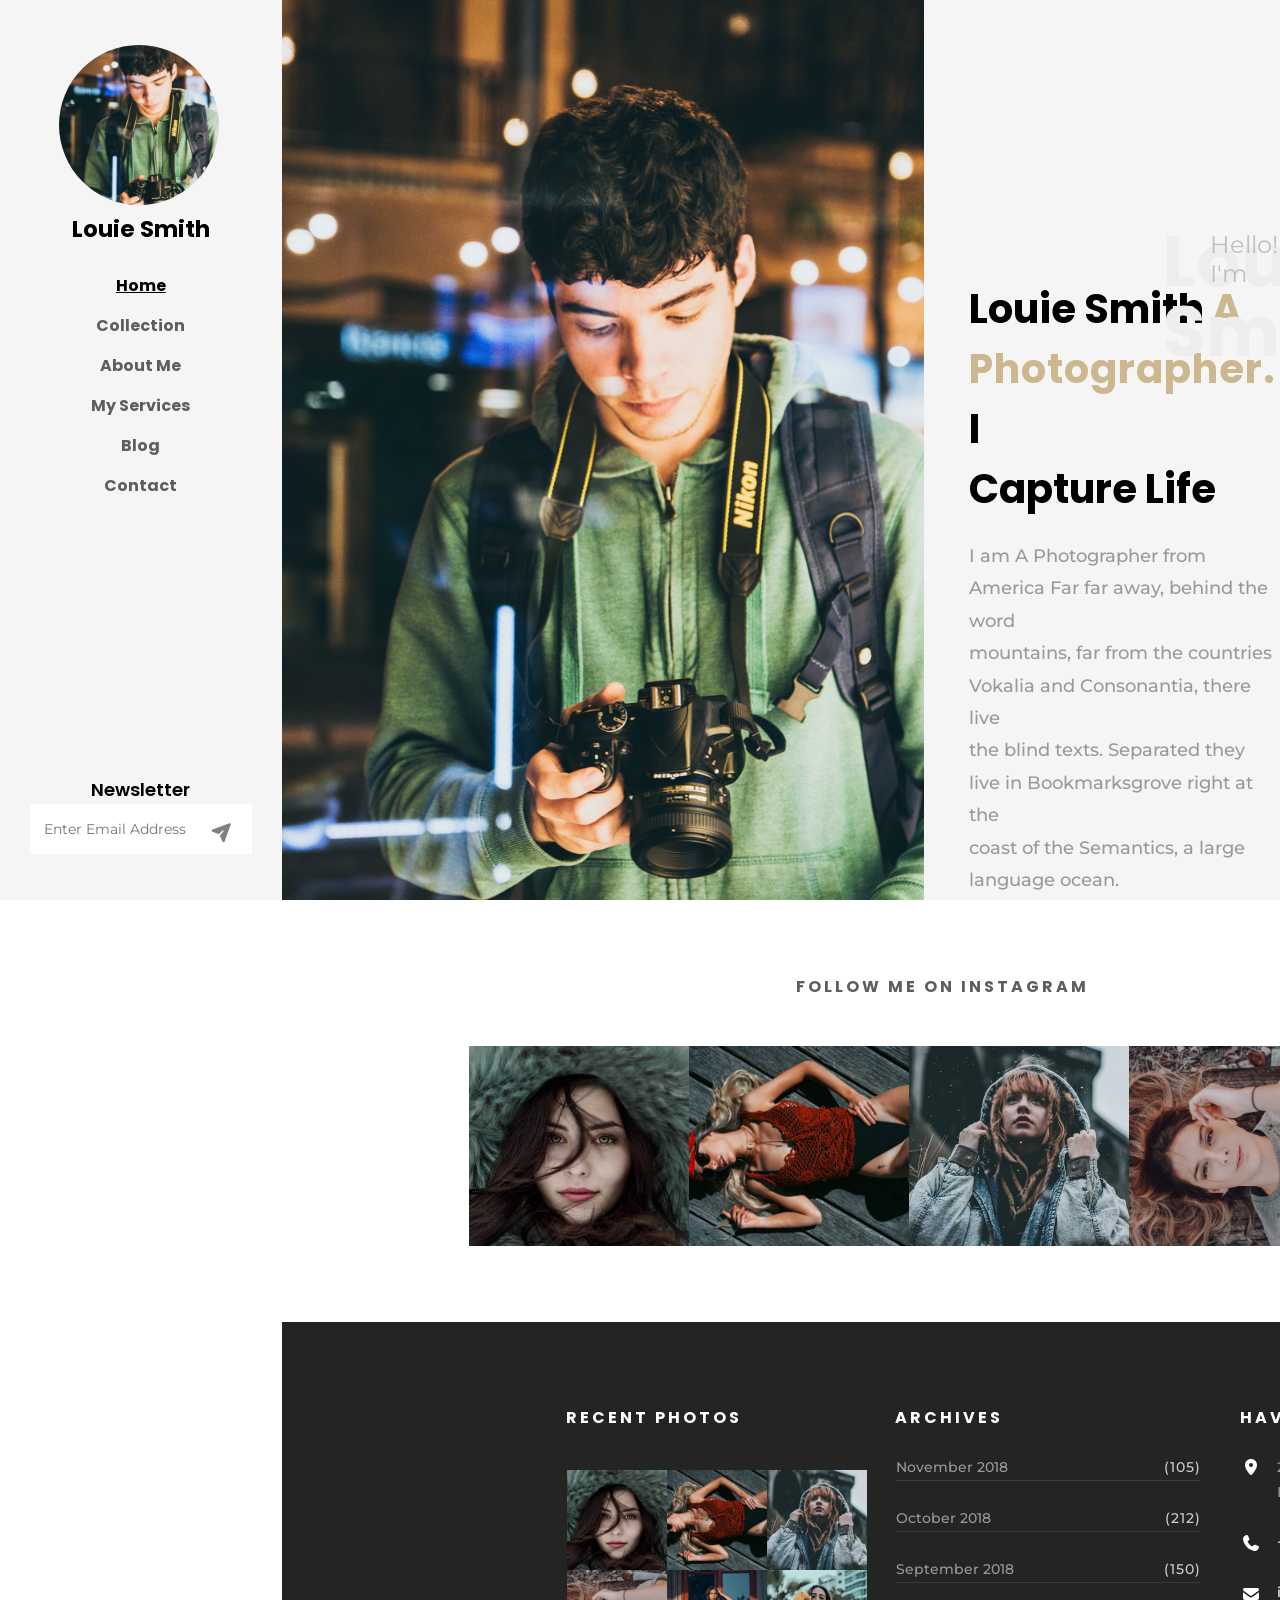
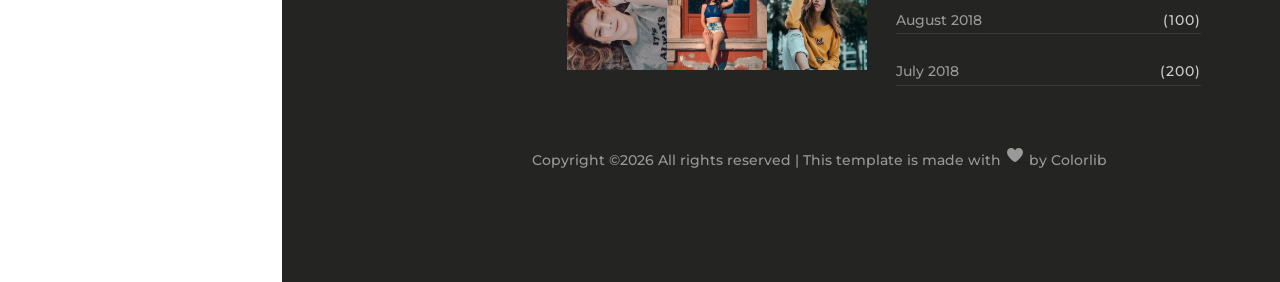
<file: index.html>
<!DOCTYPE html>
<html lang="en">
<head>
    <meta charset="UTF-8">
    <meta name="viewport" content="width=device-width, initial-scale=1.0">
    <link rel="stylesheet" href="style.css">
    <link rel="preconnect" href="https://fonts.googleapis.com">
<link rel="preconnect" href="https://fonts.gstatic.com" crossorigin>
<link href="https://fonts.googleapis.com/css2?family=Montserrat:ital,wght@0,100..900;1,100..900&display=swap" rel="stylesheet">
<link rel="preconnect" href="https://fonts.googleapis.com">
<link rel="preconnect" href="https://fonts.gstatic.com" crossorigin>
<link href="https://fonts.googleapis.com/css2?family=Poppins:ital,wght@0,100;0,200;0,300;0,400;0,500;0,600;0,700;0,800;0,900;1,100;1,200;1,300;1,400;1,500;1,600;1,700;1,800;1,900&display=swap" rel="stylesheet">   
<link rel="preconnect" href="https://fonts.googleapis.com">
<link rel="preconnect" href="https://fonts.gstatic.com" crossorigin>
<link href="https://fonts.googleapis.com/css2?family=Herr+Von+Muellerhoff&display=swap" rel="stylesheet">
<title>Document</title>
</head>
<body>
   
    <div class="esq">
        <h1 id="nome"> Louie Smith</h1>
        <img id="autor" src="imagens/author.jpg">
        <li class="nav sep"><a class="esqe" id="home" href="nav-link">Home</a></li>
        <li class="nav sep"><a class="esqe" href="collection.html">Collection</a></li>
        <li class="nav sep"><a class="esqe" href="nav-link">About Me</a></li>
        <li class="nav sep"><a class="esqe" href="nav-link">My Services</a></li>
        <li class="nav sep"><a class="esqe" href="nav-link">Blog</a></li>
        <li class="nav sep"><a class="esqe" href="nav-link">Contact</a></li>
        <h2 id="letter"> Newsletter </h2>
        <input class="letter" type="text" placeholder="   Enter Email Address">
        <svg class="aviao" xmlns="http://www.w3.org/2000/svg" viewBox="0 0 640 640"><!--!Font Awesome Free v7.2.0 by @fontawesome - https://fontawesome.com License - https://fontawesome.com/license/free Copyright 2026 Fonticons, Inc.--><path d="M568.4 37.7C578.2 34.2 589 36.7 596.4 44C603.8 51.3 606.2 62.2 602.7 72L424.7 568.9C419.7 582.8 406.6 592 391.9 592C377.7 592 364.9 583.4 359.6 570.3L295.4 412.3C290.9 401.3 292.9 388.7 300.6 379.7L395.1 267.3C400.2 261.2 399.8 252.3 394.2 246.7C388.6 241.1 379.6 240.7 373.6 245.8L261.2 340.1C252.1 347.7 239.6 349.7 228.6 345.3L70.1 280.8C57 275.5 48.4 262.7 48.4 248.5C48.4 233.8 57.6 220.7 71.5 215.7L568.4 37.7z"/></svg>
    </div>
    <div class="dir">
        <img class="imagem-meio" src="imagens/author.jpg">
        <div class="textos">
        <h4>Louie Smith</h4>
        <h5>Hello! I'm</h5>
        <h3> Louie Smith <span>A Photographer.</span> I <br> Capture Life </h3>
        <p>I am A Photographer from America Far far away, behind the word <br> mountains, far from the countries Vokalia and Consonantia, there live <br> the blind texts. Separated they live in Bookmarksgrove right at the <br> coast of the Semantics, a large language ocean.</p>
    <h6>Louie Smith</h6>
   <div>
    <svg class="redes twitter" xmlns="http://www.w3.org/2000/svg" viewBox="0 0 640 640"><!--!Font Awesome Free v7.2.0 by @fontawesome - https://fontawesome.com License - https://fontawesome.com/license/free Copyright 2026 Fonticons, Inc.--><path d="M523.4 215.7C523.7 220.2 523.7 224.8 523.7 229.3C523.7 368 418.1 527.9 225.1 527.9C165.6 527.9 110.4 510.7 64 480.8C72.4 481.8 80.6 482.1 89.3 482.1C138.4 482.1 183.5 465.5 219.6 437.3C173.5 436.3 134.8 406.1 121.5 364.5C128 365.5 134.5 366.1 141.3 366.1C150.7 366.1 160.1 364.8 168.9 362.5C120.8 352.8 84.8 310.5 84.8 259.5L84.8 258.2C98.8 266 115 270.9 132.2 271.5C103.9 252.7 85.4 220.5 85.4 184.1C85.4 164.6 90.6 146.7 99.7 131.1C151.4 194.8 229 236.4 316.1 240.9C314.5 233.1 313.5 225 313.5 216.9C313.5 159.1 360.3 112 418.4 112C448.6 112 475.9 124.7 495.1 145.1C518.8 140.6 541.6 131.8 561.7 119.8C553.9 144.2 537.3 164.6 515.6 177.6C536.7 175.3 557.2 169.5 576 161.4C561.7 182.2 543.8 200.7 523.4 215.7z"/></svg>
    <svg class="redes face" xmlns="http://www.w3.org/2000/svg" viewBox="0 0 640 640"><!--!Font Awesome Free v7.2.0 by @fontawesome - https://fontawesome.com License - https://fontawesome.com/license/free Copyright 2026 Fonticons, Inc.--><path d="M240 363.3L240 576L356 576L356 363.3L442.5 363.3L460.5 265.5L356 265.5L356 230.9C356 179.2 376.3 159.4 428.7 159.4C445 159.4 458.1 159.8 465.7 160.6L465.7 71.9C451.4 68 416.4 64 396.2 64C289.3 64 240 114.5 240 223.4L240 265.5L174 265.5L174 363.3L240 363.3z"/></svg>
    <svg class="redes insta" xmlns="http://www.w3.org/2000/svg" viewBox="0 0 640 640"><!--!Font Awesome Free v7.2.0 by @fontawesome - https://fontawesome.com License - https://fontawesome.com/license/free Copyright 2026 Fonticons, Inc.--><path d="M320.3 205C256.8 204.8 205.2 256.2 205 319.7C204.8 383.2 256.2 434.8 319.7 435C383.2 435.2 434.8 383.8 435 320.3C435.2 256.8 383.8 205.2 320.3 205zM319.7 245.4C360.9 245.2 394.4 278.5 394.6 319.7C394.8 360.9 361.5 394.4 320.3 394.6C279.1 394.8 245.6 361.5 245.4 320.3C245.2 279.1 278.5 245.6 319.7 245.4zM413.1 200.3C413.1 185.5 425.1 173.5 439.9 173.5C454.7 173.5 466.7 185.5 466.7 200.3C466.7 215.1 454.7 227.1 439.9 227.1C425.1 227.1 413.1 215.1 413.1 200.3zM542.8 227.5C541.1 191.6 532.9 159.8 506.6 133.6C480.4 107.4 448.6 99.2 412.7 97.4C375.7 95.3 264.8 95.3 227.8 97.4C192 99.1 160.2 107.3 133.9 133.5C107.6 159.7 99.5 191.5 97.7 227.4C95.6 264.4 95.6 375.3 97.7 412.3C99.4 448.2 107.6 480 133.9 506.2C160.2 532.4 191.9 540.6 227.8 542.4C264.8 544.5 375.7 544.5 412.7 542.4C448.6 540.7 480.4 532.5 506.6 506.2C532.8 480 541 448.2 542.8 412.3C544.9 375.3 544.9 264.5 542.8 227.5zM495 452C487.2 471.6 472.1 486.7 452.4 494.6C422.9 506.3 352.9 503.6 320.3 503.6C287.7 503.6 217.6 506.2 188.2 494.6C168.6 486.8 153.5 471.7 145.6 452C133.9 422.5 136.6 352.5 136.6 319.9C136.6 287.3 134 217.2 145.6 187.8C153.4 168.2 168.5 153.1 188.2 145.2C217.7 133.5 287.7 136.2 320.3 136.2C352.9 136.2 423 133.6 452.4 145.2C472 153 487.1 168.1 495 187.8C506.7 217.3 504 287.3 504 319.9C504 352.5 506.7 422.6 495 452z"/></svg>
<div class="rede q1"></div><div class="rede q2"></div><div class="rede q3"></div>
</div>    
</div>
</div>
<div class="follow">
<h7 class="followinsta">FOLLOW ME ON INSTAGRAM</h7>
<div class="followimg">
    <img src="imagens/image_1.jpg">
    <img src="imagens/image_2.jpg">
    <img src="imagens/image_3.jpg">
    <img src="imagens/image_4.jpg">
    <img src="imagens/image_5.jpg">
</div>
</div>
<div class="rodape">
    <div class="container">
        <div class="recent">
            <h8>RECENT PHOTOS</h8>
            <ul class="recentimg">
           <li class="listardpimg"><img class="recentimag" src="imagens/image_1.jpg"></li>
           <li class="listardpimg"><img class="recentimag" src="imagens/image_2.jpg"></li>
           <li class="listardpimg"><img class="recentimag" src="imagens/image_3.jpg"></li>
           <li class="listardpimg"><img class="recentimag" src="imagens/image_4.jpg"></li>
           <li class="listardpimg"><img class="recentimag" src="imagens/image_5.jpg"></li>
           <li class="listardpimg"><img class="recentimag" src="imagens/image_6.jpg"></li>
        </ul>
        </div>
        <div clas="archives">
                <h8>ARCHIVES</h8>
                <ul class="datas">
                <li class="datalist"><a class="datatxt" href="nav-link">November 2018 <span>(105)</span></a> 
                    <li class="datalist"><a class="datatxt" href="nav-link">October 2018 <span>(212)</span></a> 
                        <li class="datalist"><a class="datatxt" href="nav-link">September 2018 <span>(150)</span></a> 
                            <li class="datalist"><a class="datatxt" href="nav-link">August 2018 <span>(100)</span></a> 
                                <li class="datalist"><a class="datatxt" href="nav-link">July 2018 <span>(200)</span></a> 
            </ul>
        </div>
        <div class="question">
        <h8>HAVE A QUESTIONS?</h8>
        <ul class="questionstab"><svg class="location" xmlns="http://www.w3.org/2000/svg" viewBox="0 0 640 640"><!--!Font Awesome Free v7.2.0 by @fontawesome - https://fontawesome.com License - https://fontawesome.com/license/free Copyright 2026 Fonticons, Inc.--><path d="M128 252.6C128 148.4 214 64 320 64C426 64 512 148.4 512 252.6C512 371.9 391.8 514.9 341.6 569.4C329.8 582.2 310.1 582.2 298.3 569.4C248.1 514.9 127.9 371.9 127.9 252.6zM320 320C355.3 320 384 291.3 384 256C384 220.7 355.3 192 320 192C284.7 192 256 220.7 256 256C256 291.3 284.7 320 320 320z"/></svg>
            <svg class="telephone" xmlns="http://www.w3.org/2000/svg" viewBox="0 0 640 640"><!--!Font Awesome Free v7.2.0 by @fontawesome - https://fontawesome.com License - https://fontawesome.com/license/free Copyright 2026 Fonticons, Inc.--><path d="M224.2 89C216.3 70.1 195.7 60.1 176.1 65.4L170.6 66.9C106 84.5 50.8 147.1 66.9 223.3C104 398.3 241.7 536 416.7 573.1C493 589.3 555.5 534 573.1 469.4L574.6 463.9C580 444.2 569.9 423.6 551.1 415.8L453.8 375.3C437.3 368.4 418.2 373.2 406.8 387.1L368.2 434.3C297.9 399.4 241.3 341 208.8 269.3L253 233.3C266.9 222 271.6 202.9 264.8 186.3L224.2 89z"/></svg>
            <svg class="mail" xmlns="http://www.w3.org/2000/svg" viewBox="0 0 640 640"><!--!Font Awesome Free v7.2.0 by @fontawesome - https://fontawesome.com License - https://fontawesome.com/license/free Copyright 2026 Fonticons, Inc.--><path d="M112 128C85.5 128 64 149.5 64 176C64 191.1 71.1 205.3 83.2 214.4L291.2 370.4C308.3 383.2 331.7 383.2 348.8 370.4L556.8 214.4C568.9 205.3 576 191.1 576 176C576 149.5 554.5 128 528 128L112 128zM64 260L64 448C64 483.3 92.7 512 128 512L512 512C547.3 512 576 483.3 576 448L576 260L377.6 408.8C343.5 434.4 296.5 434.4 262.4 408.8L64 260z"/></svg>
            <li class="questionlist"><a class="questiontxt datatxt">203 Fake St. Mountain View, San <br> Francisco, California, USA</a>
                <li class="questionlist"><a class="questiontxt2 datatxt">+2 392 3929 210</a>
                    <li class="questionlist"><a class="questiontxt2 datatxt">info@yourdomain.com</a>
        </ul>
        </div>
    </div>
    <h9 class="datatxt copyright">Copyright ©2026 All rights reserved | This template is made with <svg class="heart" xmlns="http://www.w3.org/2000/svg" viewBox="0 0 640 640"><!--!Font Awesome Free v7.2.0 by @fontawesome - https://fontawesome.com License - https://fontawesome.com/license/free Copyright 2026 Fonticons, Inc.--><path d="M305 151.1L320 171.8L335 151.1C360 116.5 400.2 96 442.9 96C516.4 96 576 155.6 576 229.1L576 231.7C576 343.9 436.1 474.2 363.1 529.9C350.7 539.3 335.5 544 320 544C304.5 544 289.2 539.4 276.9 529.9C203.9 474.2 64 343.9 64 231.7L64 229.1C64 155.6 123.6 96 197.1 96C239.8 96 280 116.5 305 151.1z"/></svg> by Colorlib</h9>
</div>
</body>
</html>
</file>
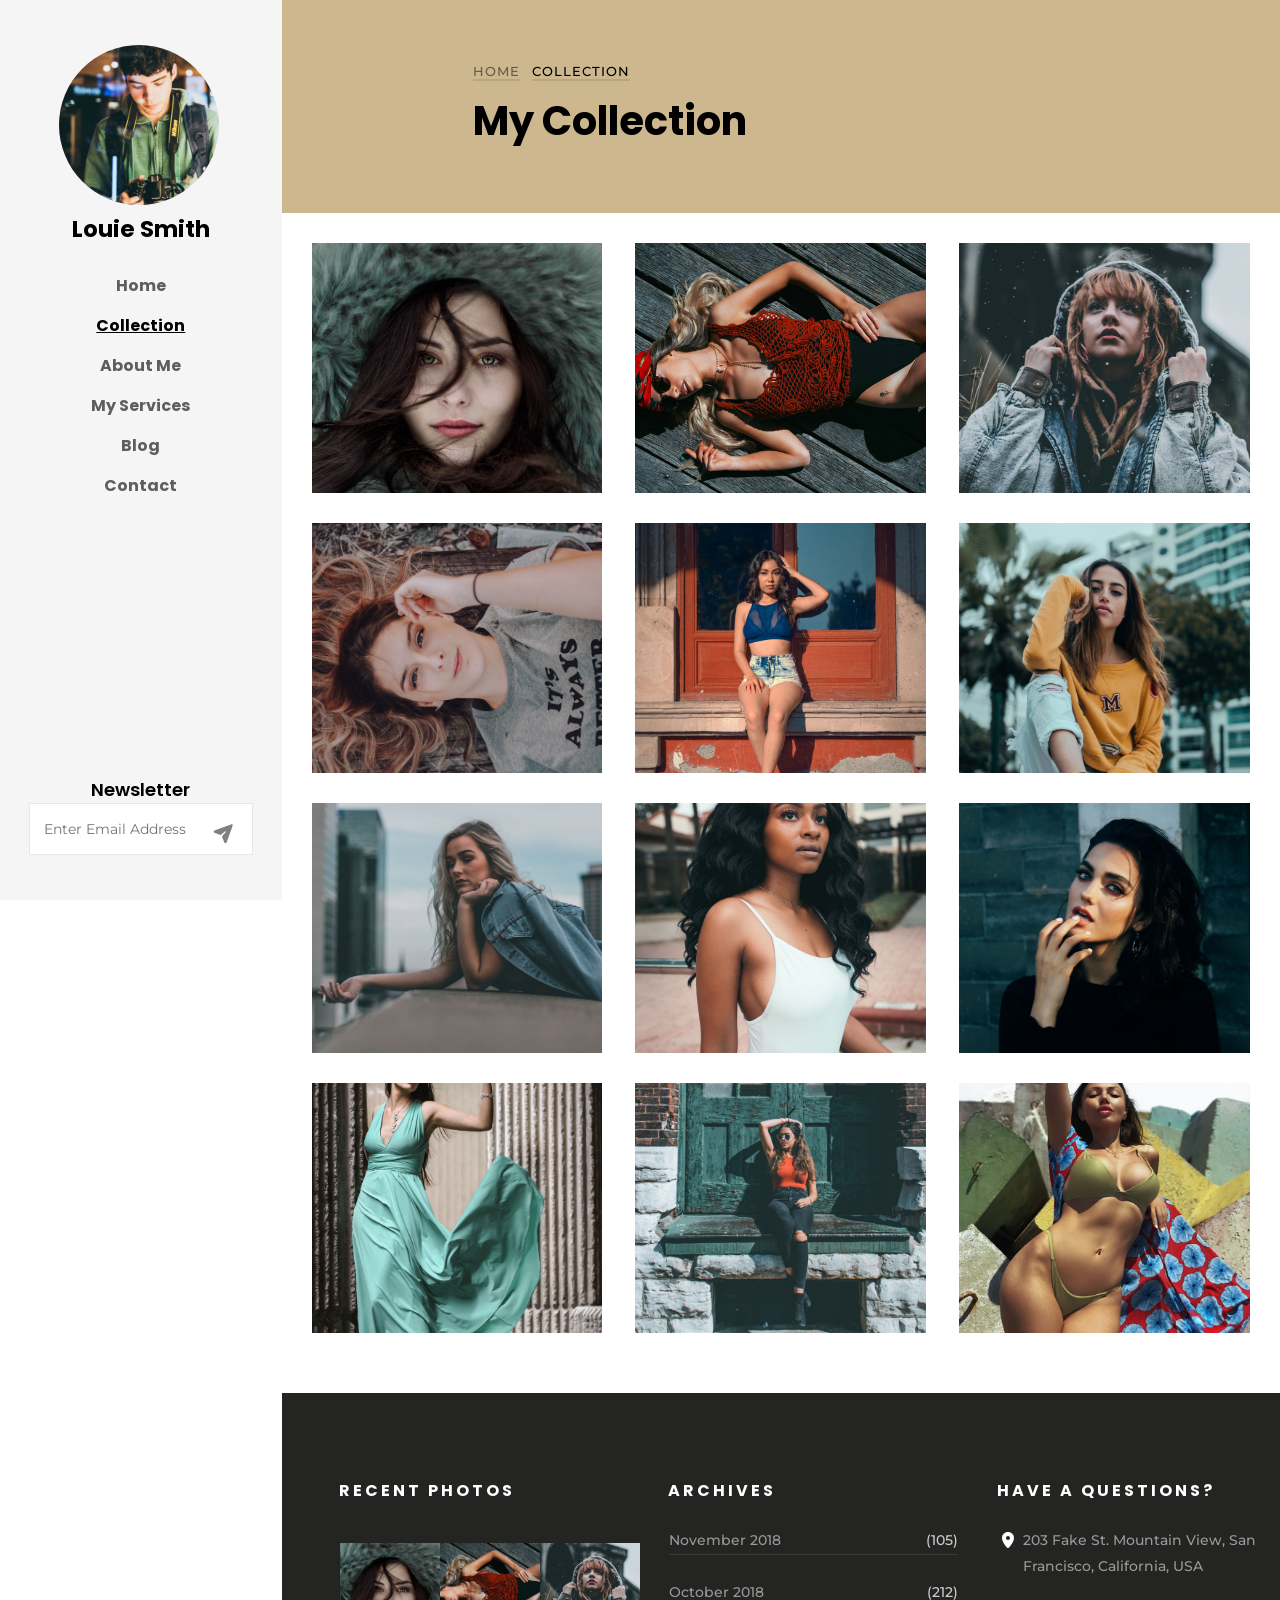
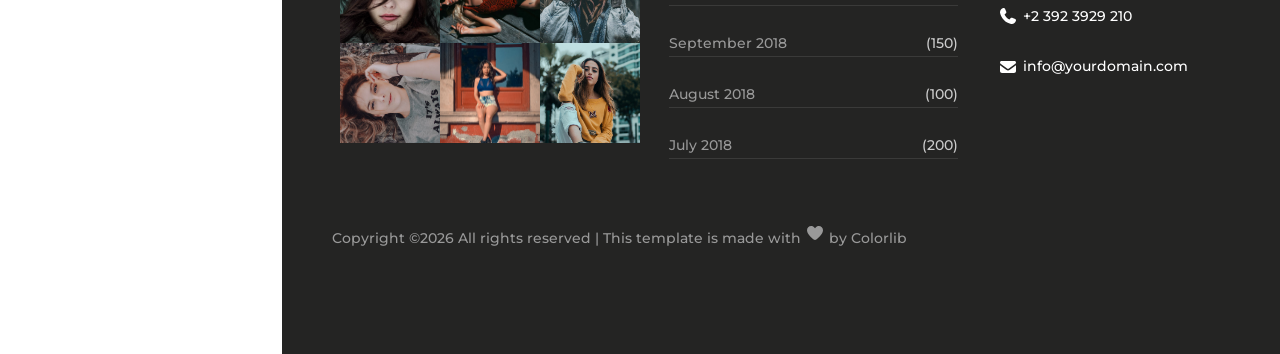
<file: collection.html>
<!DOCTYPE html>
<html lang="en">
<head>
    <meta charset="UTF-8">
    <meta name="viewport" content="width=device-width, initial-scale=1.0">
    <link rel="stylesheet" href="collection.css">
    <link rel="preconnect" href="https://fonts.googleapis.com">
<link rel="preconnect" href="https://fonts.gstatic.com" crossorigin>
<link href="https://fonts.googleapis.com/css2?family=Montserrat:ital,wght@0,100..900;1,100..900&display=swap" rel="stylesheet">
<link rel="preconnect" href="https://fonts.googleapis.com">
<link rel="preconnect" href="https://fonts.gstatic.com" crossorigin>
<link href="https://fonts.googleapis.com/css2?family=Poppins:ital,wght@0,100;0,200;0,300;0,400;0,500;0,600;0,700;0,800;0,900;1,100;1,200;1,300;1,400;1,500;1,600;1,700;1,800;1,900&display=swap" rel="stylesheet">   
<link rel="preconnect" href="https://fonts.googleapis.com">
<link rel="preconnect" href="https://fonts.gstatic.com" crossorigin>
<link href="https://fonts.googleapis.com/css2?family=Herr+Von+Muellerhoff&display=swap" rel="stylesheet">
<title>Document</title>
</head>
<body>
    <div class="esq">
        <h1 id="nome"> Louie Smith</h1>
        <img id="autor" src="imagens/author.jpg">
        <li class="nav sep"><a class="esqe" href="index.html">Home</a></li>
        <li class="nav sep"><a class="esqe" id="collection" href="collection.html">Collection</a></li>
        <li class="nav sep"><a class="esqe" href="nav-link">About Me</a></li>
        <li class="nav sep"><a class="esqe" href="nav-link">My Services</a></li>
        <li class="nav sep"><a class="esqe" href="nav-link">Blog</a></li>
        <li class="nav sep"><a class="esqe" href="nav-link">Contact</a></li>
        <h2 id="letter"> Newsletter </h2>
        <input class="letter" type="text" placeholder="   Enter Email Address">
        <svg class="aviao" xmlns="http://www.w3.org/2000/svg" viewBox="0 0 640 640"><path d="M568.4 37.7C578.2 34.2 589 36.7 596.4 44C603.8 51.3 606.2 62.2 602.7 72L424.7 568.9C419.7 582.8 406.6 592 391.9 592C377.7 592 364.9 583.4 359.6 570.3L295.4 412.3C290.9 401.3 292.9 388.7 300.6 379.7L395.1 267.3C400.2 261.2 399.8 252.3 394.2 246.7C388.6 241.1 379.6 240.7 373.6 245.8L261.2 340.1C252.1 347.7 239.6 349.7 228.6 345.3L70.1 280.8C57 275.5 48.4 262.7 48.4 248.5C48.4 233.8 57.6 220.7 71.5 215.7L568.4 37.7z"/></svg>
    </div>
    <div class="direita">
        <div class="mycollect">
            <p class="head"><span><a class="homehead" href="index.html">HOME</a></span><span class="collecthead">COLLECTION</span></p>
            <h3>My Collection</h3>
        </div>
    <div class="fotos">
        <div class="fotostab">
        <ul class="fotoslist">
           <li class="listafotos"><img class="collectimg" src="imagens/image_1.jpg"></li>
           <li class="listafotos"><img class="collectimg" src="imagens/image_2.jpg"></li>
           <li class="listafotos"><img class="collectimg" src="imagens/image_3.jpg"></li>
           <li class="listafotos"><img class="collectimg" src="imagens/image_4.jpg"></li>
           <li class="listafotos"><img class="collectimg" src="imagens/image_5.jpg"></li>
           <li class="listafotos"><img class="collectimg" src="imagens/image_6.jpg"></li>
           <li class="listafotos"><img class="collectimg" src="imagens/image_7.jpg"></li>
           <li class="listafotos"><img class="collectimg" src="imagens/image_8.jpg"></li>
           <li class="listafotos"><img class="collectimg" src="imagens/image_9.jpg"></li>
           <li class="listafotos"><img class="collectimg" src="imagens/image_10.jpg"></li>
           <li class="listafotos"><img class="collectimg" src="imagens/image_11.jpg"></li>
           <li class="listafotos"><img class="collectimg" src="imagens/image_12.jpg"></li>
        </ul>
            </div>
        </div>
    </div>
    <div class="rodape">
    <div class="container">
        <div class="recent">
            <h8>RECENT PHOTOS</h8>
            <ul class="recentimg">
           <li class="listardpimg"><img class="recentimag" src="imagens/image_1.jpg"></li>
           <li class="listardpimg"><img class="recentimag" src="imagens/image_2.jpg"></li>
           <li class="listardpimg"><img class="recentimag" src="imagens/image_3.jpg"></li>
           <li class="listardpimg"><img class="recentimag" src="imagens/image_4.jpg"></li>
           <li class="listardpimg"><img class="recentimag" src="imagens/image_5.jpg"></li>
           <li class="listardpimg"><img class="recentimag" src="imagens/image_6.jpg"></li>
        </ul>
        </div>
        <div class="archives">
                <h8>ARCHIVES</h8>
                <ul class="datas">
                <li class="datalist"><a class="datatxt" href="nav-link">November 2018 <span>(105)</span></a> </li>
                    <li class="datalist"><a class="datatxt" href="nav-link">October 2018 <span>(212)</span></a> </li>
                        <li class="datalist"><a class="datatxt" href="nav-link">September 2018 <span>(150)</span></a> </li>
                            <li class="datalist"><a class="datatxt" href="nav-link">August 2018 <span>(100)</span></a> </li>
                                <li class="datalist"><a class="datatxt" href="nav-link">July 2018 <span>(200)</span></a> </li>
            </ul>
        </div>
        <div class="question">
        <h8>HAVE A QUESTIONS?</h8>
        <ul class="questionstab"><svg class="location" xmlns="http://www.w3.org/2000/svg" viewBox="0 0 640 640"><!--!Font Awesome Free v7.2.0 by @fontawesome - https://fontawesome.com License - https://fontawesome.com/license/free Copyright 2026 Fonticons, Inc.--><path d="M128 252.6C128 148.4 214 64 320 64C426 64 512 148.4 512 252.6C512 371.9 391.8 514.9 341.6 569.4C329.8 582.2 310.1 582.2 298.3 569.4C248.1 514.9 127.9 371.9 127.9 252.6zM320 320C355.3 320 384 291.3 384 256C384 220.7 355.3 192 320 192C284.7 192 256 220.7 256 256C256 291.3 284.7 320 320 320z"/></svg>
            <svg class="telephone" xmlns="http://www.w3.org/2000/svg" viewBox="0 0 640 640"><!--!Font Awesome Free v7.2.0 by @fontawesome - https://fontawesome.com License - https://fontawesome.com/license/free Copyright 2026 Fonticons, Inc.--><path d="M224.2 89C216.3 70.1 195.7 60.1 176.1 65.4L170.6 66.9C106 84.5 50.8 147.1 66.9 223.3C104 398.3 241.7 536 416.7 573.1C493 589.3 555.5 534 573.1 469.4L574.6 463.9C580 444.2 569.9 423.6 551.1 415.8L453.8 375.3C437.3 368.4 418.2 373.2 406.8 387.1L368.2 434.3C297.9 399.4 241.3 341 208.8 269.3L253 233.3C266.9 222 271.6 202.9 264.8 186.3L224.2 89z"/></svg>
            <svg class="mail" xmlns="http://www.w3.org/2000/svg" viewBox="0 0 640 640"><!--!Font Awesome Free v7.2.0 by @fontawesome - https://fontawesome.com License - https://fontawesome.com/license/free Copyright 2026 Fonticons, Inc.--><path d="M112 128C85.5 128 64 149.5 64 176C64 191.1 71.1 205.3 83.2 214.4L291.2 370.4C308.3 383.2 331.7 383.2 348.8 370.4L556.8 214.4C568.9 205.3 576 191.1 576 176C576 149.5 554.5 128 528 128L112 128zM64 260L64 448C64 483.3 92.7 512 128 512L512 512C547.3 512 576 483.3 576 448L576 260L377.6 408.8C343.5 434.4 296.5 434.4 262.4 408.8L64 260z"/></svg>
            <li class="questionlist"><a class="questiontxt datatxt">203 Fake St. Mountain View, San <br> Francisco, California, USA</a></li>
                <li class="questionlist"><a class="questiontxt2 datatxt">+2 392 3929 210</a></li>
                    <li class="questionlist"><a class="questiontxt2 datatxt">info@yourdomain.com</a></li>
        </ul>
        </div>
    </div>
    <h9 class="datatxt copyright">Copyright ©2026 All rights reserved | This template is made with <svg class="heart" xmlns="http://www.w3.org/2000/svg" viewBox="0 0 640 640"><!--!Font Awesome Free v7.2.0 by @fontawesome - https://fontawesome.com License - https://fontawesome.com/license/free Copyright 2026 Fonticons, Inc.--><path d="M305 151.1L320 171.8L335 151.1C360 116.5 400.2 96 442.9 96C516.4 96 576 155.6 576 229.1L576 231.7C576 343.9 436.1 474.2 363.1 529.9C350.7 539.3 335.5 544 320 544C304.5 544 289.2 539.4 276.9 529.9C203.9 474.2 64 343.9 64 231.7L64 229.1C64 155.6 123.6 96 197.1 96C239.8 96 280 116.5 305 151.1z"/></svg> by Colorlib</h9>
</div>
</body>
</html>
</file>
<file: style.css>
body {display: flex;
    flex-wrap: wrap;
}

* {margin: 0;
box-sizing: border-box;}

.esq {position: sticky; 
top: 0%;
display: flex;
flex-direction: column;
background: rgb(0, 0, 0, 0.04);
height: 100vh;
width: 22%;
text-align: center;
align-items: center;
list-style: none;
padding-top: 300px;
}

#home {color: black;
transition: 0.3s ease;
text-decoration: underline;}

#autor {position: absolute;
top: 45px;
width: 160px;
height: 160px;
object-fit: cover;
left: 21%;
border-radius: 50%;}

#nome {font-size: 23px;
color: rgb(0, 0, 0);
margin-top: -100px;
font-family: "Poppins", Arial, sans-serif;
padding: 12px 0;}

.nav {margin-top: 15px;}

.esqe {font-family: "Poppins", Arial, sans-serif;
padding: 10px 0;
text-decoration: none;
transition: 0.2s ease;
color: #5e5e5e;
font-size: 16px;
font-weight: bold;}

.esqe:hover {color: black;
transition: 0.3s ease;
text-decoration: underline;}

#letter {margin-top: 278px;
font-family: "Poppins", Arial, sans-serif;
font-size: 18px;
font-weight: 600;}

.letter {height: 52px;
width: 224px;
font-size: 14px;
font-weight: 400;
font-family: "Montserrat", arial, sans-serif;
border-color: rgb(0, 0, 0, 0.04);
border-style: solid;
border-width: 0.5px;
}

.dir {display: flex;
background: rgb(245, 245, 245);
height: 100vh;
width: 78%;}

.imagem-meio {height: 963px;
width: 740px;   
object-fit: cover;}

.aviao {position: absolute;
height: 22px;
width: 22.03px;
fill: gray;
bottom: 56px;
left: 210px;}

.textos {display: flex;
flex-direction: column;}

Span {letter-spacing: 1px;
    color: #ccb78f;}

h3 {font-family: "Poppins", Arial, sans-serif;
    font-size: 2.5rem;
    margin-top: 279px;
    margin-left: 45px;
}    

p {font-family: "Montserrat", Arial, sans-serif;
    font-size: 15px;
    line-height: 1.8;
    font-weight: 500;
    color: #999999;
    font-size: 18px;
    font-weight: 500;
    margin-left: 45px;
    margin-top: 21px;}

h4 {font-family: "Poppins", Arial, sans-serif;
position: absolute;
top: 227px;
left: 1163px;
color: #ededed;
font-size: 70px;
line-height: 1;}

h5 {font-size: 24px;
color: #bfbfbf;
font-weight: 400;
font-family: "Montserrat", Arial, sans-serif;
position: absolute;
left: 1210px;
top: 230px;}

h6 {font-family: "Herr Von Muellerhoff", cursive;
font-size: 40px;
font-weight: 400;
margin-left: 45px;
margin-top: 29px;}

.redes {height: 30px;
width: 30px;
margin-top: 26px;
margin-left: 30px;
}

.twitter {margin-left: 59px;
}

.follow {display: flex;
    align-items: start;
    justify-content: start;
    flex-wrap: wrap;
    flex-direction: column;
    background-color: #ffffff;
    height: 422px;
    width: 1489px;
    margin-left: 22%;
}

.followinsta {margin-top: 75px;
margin-left: 40%;
font-size: 16px;
font-weight: 700;
letter-spacing: 3px;
font-family: "Poppins", Arial, sans-serif;
line-height: 1.5;
font-size: 16px;
color:#5e5e5e}

.followimg {display: flex;
margin-left: 187px;
margin-top: 47px;
}

.followimg img {
    height: 200px;
    width: 220px;
    object-fit: cover;
}

.rodape {display: flex;
flex-wrap: wrap;
background-color: #242423;
height: 560.13px;
width: 1489px;
margin-left: 22%;
align-items: center;
}

.container {display: flex;
height: 392.13px;
width: 1486px;
padding-right: 48px;
padding-left: 245px;
padding-top: 75px;
}

.recent {display: flex;
flex-direction: column;
width: 329px;
height: 302.94px;}

h8 {font-weight: 700;
letter-spacing: 3px;
font-family: "Poppins", Arial, sans-serif;
line-height: 1.5;
font-size: 16px;
color: white;
margin-left: 39px;}

.recentimg {margin-top: 40px;
    display: flex;
    flex-wrap:  wrap;
    width: 350px;
    height: 200px;
    list-style: none;
}

.recentimag {width: 100px;
height: 100px;
object-fit: cover;
}

.listardpimg {width: 100px;
height: 100px;} 

.archives {width: 329px;
    height: 302.94px;}

.datatxt {font-size: 14px;
font-family: "Montserrat", Arial, sans-serif;
text-decoration: none;
color: #999999;
line-height: 1.8;
font-weight: 500;
padding: 5px 0;
}

.datalist {list-style: none;
    margin-bottom: 20px;
    margin-top: 25px;
    border-bottom: 1px solid rgba(255, 255, 255, 0.1);
}

.datatxt span {margin-left: 150px;
color: #ccc;
float: right;
}

.questiontxt2 {color: white;}

.questionlist {margin-left: 36px;
margin-top: 25px;}

.location {width: 20px;
height: 20px;
fill: white;
margin-top: 2px;
position: absolute;}

.telephone {width: 20px;
height: 20px;
fill: white;
margin-top: 78px;
position: absolute;}

.mail {width: 20px;
height: 20px;
fill: white;
margin-top: 129px;
position: absolute;}

.questionstab {list-style: none;}

.copyright {padding-left: 250px;
padding-bottom: 100px;}

.heart {width: 20px;
height: 20px;
fill: #999999;}
</file>
<file: collection.css>
body {display: flex;
    flex-wrap: wrap;
}

* {margin: 0;
box-sizing: border-box;}

.esq {position: sticky; 
top: 0%;
display: flex;
flex-direction: column;
background: rgb(0, 0, 0, 0.04);
height: 100vh;
width: 22%;
text-align: center;
align-items: center;
list-style: none;
padding-top: 300px;
}

#home {color: black;
transition: 0.3s ease;
text-decoration: underline;}

#autor {position: absolute;
top: 45px;
width: 160px;
height: 160px;
object-fit: cover;
left: 21%;
border-radius: 50%;}

#nome {font-size: 23px;
color: rgb(0, 0, 0);
margin-top: -100px;
font-family: "Poppins", Arial, sans-serif;
padding: 12px 0;}

.nav {margin-top: 15px;}

.esqe {font-family: "Poppins", Arial, sans-serif;
padding: 10px 0;
text-decoration: none;
transition: 0.2s ease;
color: #5e5e5e;
font-size: 16px;
font-weight: bold;}

.esqe:hover {color: black;
transition: 0.3s ease;
text-decoration: underline;}

#letter {margin-top: 278px;
font-family: "Poppins", Arial, sans-serif;
font-size: 18px;
font-weight: 600;}

.letter {height: 52px;
width: 224px;
font-size: 14px;
font-weight: 400;
font-family: "Montserrat", arial, sans-serif;
border-color: #e7e7e7;
border-style: solid;
border-width: 0.5px;
}

.aviao {position: absolute;
height: 22px;
width: 22.03px;
fill: gray;
bottom: 55px;
left: 212px;}

#collection {color: black;
transition: 0.3s ease;
text-decoration: underline;}

.direita {width: 78%;
display: flex;
flex-direction: column;}

.mycollect {display: flex;
flex-direction: column;
background: #ccb78f;
height: 213.39px;
width: 100%;
}

h3 {font-family: "Poppins", Arial, sans-serif;
font-weight: 700;
line-height: 1.5;
font-size: 40px;
margin-left: 191px;
}

.head {display: flex;
flex-direction: row;
margin-left: 191px;
margin-top: 63px;
font-family: "Montserrat", Arial, sans-serif;
font-size: 13px;
letter-spacing: 1px;
font-weight: 500;
}

.collecthead {border-bottom: 2px solid rgba(0, 0, 0, 0.1);
color: black;
margin-left: 12px;
margin-bottom: 10px;
}

.homehead {border-bottom: 2px solid rgba(0, 0, 0, 0.1);
color: #00000080;
text-decoration: none;}

.fotos {display: flex;
flex-direction: column;
background-color: #ffffff;
height: 1180px;
width: 100%;
}

.fotoslist {display: flex;
flex-wrap: wrap;
justify-content: space-between;
list-style: none;
padding: 30px;
}

.listafotos {width: 31%;
margin-bottom: 30px;
}

.collectimg {width: 100%;
height: 250px;
object-fit: cover;
display: block;
}

.rodape {display: flex;
flex-wrap: wrap;
background-color: #242423;
height: 560.13px;
width: 78%;
margin-left: 22%;
align-items: center;
}

.container {display: flex;
height: 392.13px;
width: 1000 px;
padding-left: 2vh;
padding-top: 75px;
}

.recent {display: flex;
flex-direction: column;
width: 329px;
height: 302.94px;}

h8 {font-weight: 700;
letter-spacing: 3px;
font-family: "Poppins", Arial, sans-serif;
line-height: 1.5;
font-size: 16px;
color: white;
margin-left: 39px;}

.recentimg {margin-top: 40px;
    display: flex;
    flex-wrap:  wrap;
    width: 350px;
    height: 200px;
    list-style: none;
}

.recentimag {width: 100px;
height: 100px;
object-fit: cover;
}

.listardpimg {width: 100px;
height: 100px;} 

.archives {width: 329px;
    height: 302.94px;}

.datatxt {font-size: 14px;
font-family: "Montserrat", Arial, sans-serif;
text-decoration: none;
color: #999999;
line-height: 1.8;
font-weight: 500;
padding: 5px 0;
}

.datalist {list-style: none;
    margin-bottom: 20px;
    margin-top: 25px;
    border-bottom: 1px solid rgba(255, 255, 255, 0.1);
}

.datatxt span {
color: #ccc;
float: right;
}

.questiontxt2 {color: white;}

.questionlist {margin-left: 25px;
margin-top: 25px;}

.location {width: 20px;
height: 20px;
fill: white;
margin-top: 2px;
position: absolute;}

.telephone {width: 20px;
height: 20px;
fill: white;
margin-top: 78px;
position: absolute;}

.mail {width: 20px;
height: 20px;
fill: white;
margin-top: 129px;
position: absolute;}

.questionstab {list-style: none;}

.copyright {padding-left: 50px;
padding-bottom: 91px;}

.heart {width: 20px;
height: 20px;
fill: #999999;}
</file>
